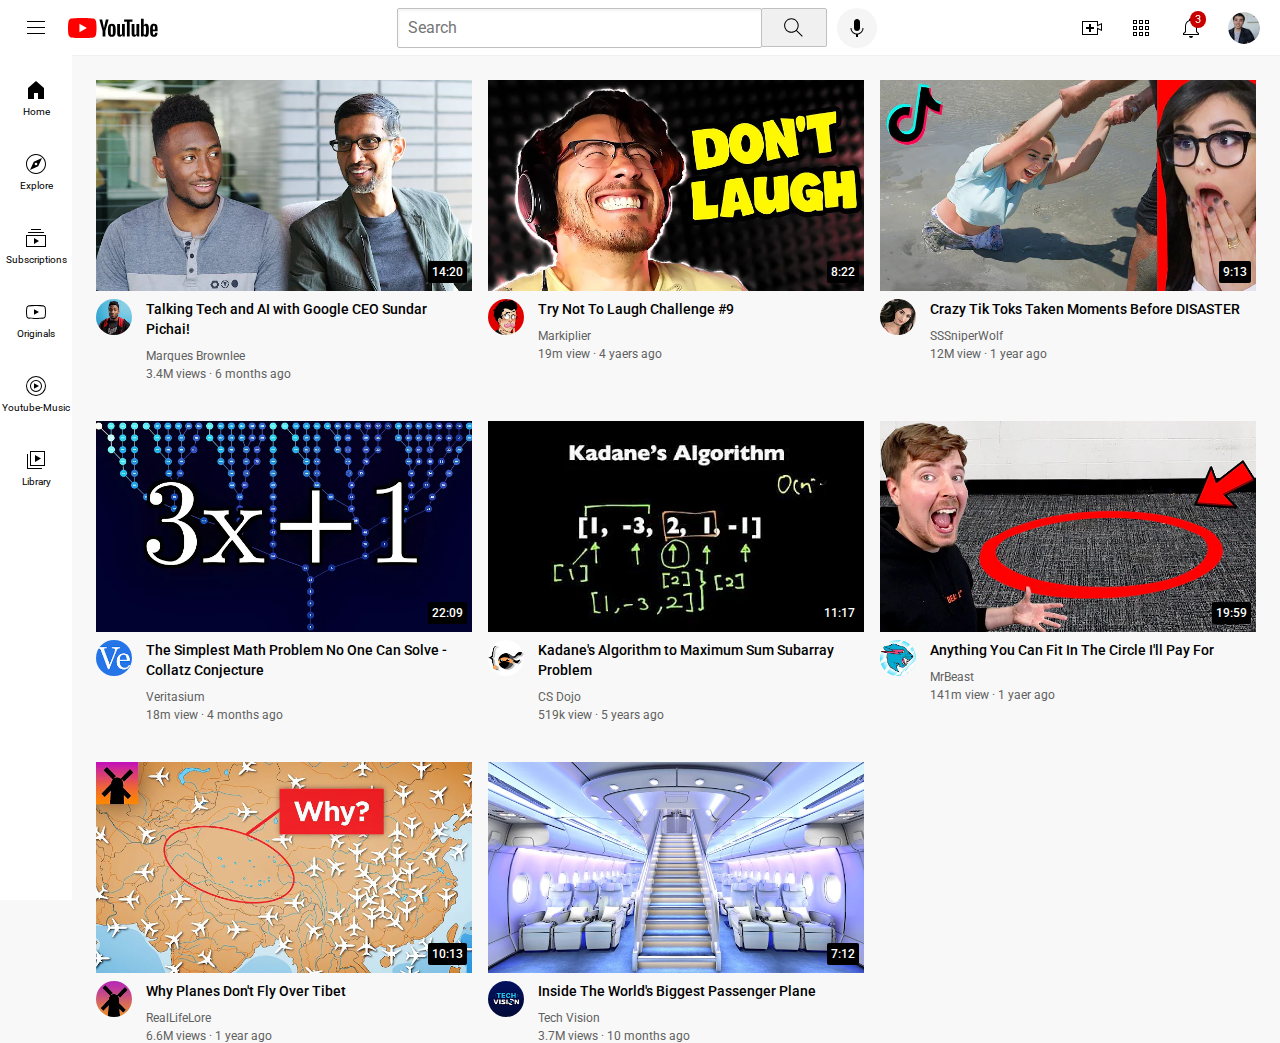
<file: index.html>
<!DOCTYPE html>
<html>

<head>
  <title>Youtube</title>
  <link rel="preconnect" href="https://fonts.googleapis.com">
  <link rel="preconnect" href="https://fonts.gstatic.com" crossorigin>
  <link href="https://fonts.googleapis.com/css2?family=Roboto:wght@400;500;700&display=swap" rel="stylesheet">
  <link rel="stylesheet" href="style/general.css">
  <link rel="stylesheet" href="style/header.css">
  <link rel="stylesheet" href="style/video.css">
  <link rel="stylesheet" href="style/sidebar.css">

</head>

<body>
  <div class="header">
    <div class="left-section">
      <img class="hamburger-menu" src="hamburger-menu.svg" alt="">
      <img class="youtube-logo" src="youtube-logo.svg" alt="">
    </div>

    <div class="middle-section">
      <input class="search-bar" type="text" placeholder="Search">
      <button class="search-button"><img class="search-icon" src="search.svg" alt="">
      <div class="tooltip">Search</div></button>
      <button class="voice-search-button"><img class="voice-search-icon" src="voice-search-icon.svg" alt=""><div class="tooltip">Search with voice</div></button>
    </div>

    <div class="right-section">
      <div class="upload-icon-container">
        <img class="upload-icon" src="upload.svg" alt="">
        <div class="tooltip">Create</div>
      </div>
    
      <div class="youtube-apps-container">
        <img class="youtube-apps-icon" src="youtube-apps.svg" alt="">
        <div class="tooltip">Youtube apps</div>
      </div>
      <div class="notifications-icon-container">
        <img class="notifications-icon" src="notifications.svg" alt="">
        <div class="notifications-count">3</div>
        <div class="tooltip">Notifications</div>
      </div>
      <img class="current-user-picture" src="my-channel.jpeg" alt="">
    </div>
  </div>

  <div class="sidebar">
    <div class="sidebar-link">
      <img src="icons/home.svg" alt="">
      <div>Home</div>
    </div>
    <div class="sidebar-link">
      <img src="icons/explore.svg" alt="">
      <div>Explore</div>
    </div>
    <div class="sidebar-link">
      <img src="icons/subscriptions.svg" alt="">
      <div>Subscriptions</div>
    </div>
    <div class="sidebar-link">
      <img src="icons/originals.svg" alt="">
      <div>Originals</div>
    </div>
    <div class="sidebar-link">
      <img src="icons/youtube-music.svg" alt="">
      <div>Youtube-Music</div>
    </div>
    <div class="sidebar-link">
      <img src="icons/library.svg" alt="">
      <div>Library</div>
    </div>
  </div>

  <div class="video-grid">

    <div class="video-preview">

      <div class="thumbnail-row">
        <img class="thumbnail" src="thumbnail-1.webp" alt="error">
        <div class="video-time">14:20</div>
      </div>

      <div class="video-info-grid">

        <div class="channel-picture">
          <img src="channel-1.jpeg" alt="" class="profile-picture">
        </div>
        <div class="video-info">

          <p class="video-title">
            Talking Tech and AI with Google CEO Sundar Pichai!
          </p>
          <p class="video-author">
            Marques Brownlee
          </p>
          <p class="video-stats">
            3.4M views &#183; 6 months ago
          </p>
        </div>
      </div>
    </div>


    <div class="video-preview">
      <div class="thumbnail-row">
        <img src="thumbnail-2.webp" alt="error" class="thumbnail">
        <div class="video-time">8:22</div>
      </div>
      <div class="video-info-grid">
        <div class="channel-picture">
          <img src="channel-2.jpeg" alt="error" class="profile-picture">
        </div>
        <div class="video-info">
          <p class="video-title">Try Not To Laugh Challenge #9</p>
          <p class="video-author">Markiplier</p>
          <p class="video-stats">19m view &#183; 4 yaers ago</p>
        </div>
      </div>
    </div>



    <div class="video-preview">
      <div class="thumbnail-row">
        <img src="thumbnail-3.webp" alt="error" class="thumbnail">
        <div class="video-time">9:13</div>
      </div>
      <div class="video-info-grid">
        <div class="channel-picture">
          <img src="channel-3.jpeg" alt="error" class="profile-picture">
        </div>
        <div class="video-info">
          <p class="video-title">
            Crazy Tik Toks Taken Moments Before DISASTER</p>
          <p class="video-author">SSSniperWolf</p>
          <p class="video-stats">12M view &#183; 1 year ago</p>
        </div>
      </div>
    </div>



    <div class="preview">
      <div class="thumbnail-row">
        <img src="thumbnail-4.webp" alt="error" class="thumbnail">
        <div class="video-time">22:09</div>
      </div>
      <div class="video-info-grid">
        <div class="channel-picture">
          <img src="channel-4.jpeg" alt="error" class="profile-picture">
        </div>
        <div class="video-info">
          <p class="video-title">
            The Simplest Math Problem No One Can Solve - Collatz Conjecture</p>
          <p class="video-author">Veritasium</p>         
          <p class="video-stats">18m view &#183; 4 months ago</p>
        </div>
      </div>
    </div>


    <div class="video-preview">
      <div class="thumbnail-row">
        <img src="thumbnail-5.webp" alt="erroe" class="thumbnail">
        <div class="video-time">11:17</div>
      </div>
      <div class="video-info-grid">
        <div class="channel-picture">
          <img src="channel-5.jpeg" alt=" error" class="profile-picture">
        </div>
        <div class="video-info">
          <p class="video-title">
            Kadane's Algorithm to Maximum Sum Subarray Problem</p>
          <p class="video-author">CS Dojo</p>
          <p class="video-stats">519k view &#183; 5 years ago</p>
        </div>
      </div>
    </div>
    <div class="video-preview">
      <div class="thumbnail-row">
        <img src="thumbnail-6.webp" alt="error" class="thumbnail">
        <div class="video-time">19:59</div>
      </div>
      <div class="video-info-grid">
        <div class="channel-picture">
          <img src="channel-6.jpeg" alt="" class="profile-picture">
        </div>
        <div class="video-info">
          <p class="video-title">
            Anything You Can Fit In The Circle I'll Pay For</p>
          <p class="video-author">MrBeast</p>
          <p class="video-stats">141m view &#183; 1 yaer ago</p>
        </div>
      </div>
    </div>


    <div class="video-preview">
      <div class="thumbnail-row">
        <img src="thumbnail-7.webp" alt="error" class="thumbnail">
        <div class="video-time">10:13</div>
      </div>
      <div class="video-info-grid">
        <div class="channel-picture">
          <img src="channel-7.jpeg" alt="error" class="profile-picture">
        </div>
        <div class="video-info">
          <p class="video-title">Why Planes Don't Fly Over Tibet</p>
          <p class="video-author">RealLifeLore</p>
          <p class="video-stats">6.6M views &#183; 1 year ago</p>
        </div>
      </div>
    </div>


    <div class="video-preview">
      <div class="thumbnail-row">
        <img src="thumbnail-8.webp" alt="error" class="thumbnail">
        <div class="video-time">7:12</div>
      </div>
      <div class="video-info-grid">
        <div class="channel-picture">
          <img src="channel-8.jpeg" alt="error" class="profile-picture">
        </div>
        <div class="video-info">
          <p class="video-title">
            Inside The World's Biggest Passenger Plane</p>
          <p class="video-author">Tech Vision</p>
          <p class="video-stats">3.7M views &#183; 10 months ago</p>
        </div>
      </div>
    </div>
    
  </div>
</body>

</html>

<!-- Points -->
<!-- Flexbox is another way to create a layouts and it is used to create a header at top of the page -->
<!-- Flexbox is similar to css grid but it is more flexible -->
<!-- When we want to create content box we make use of flexbox -->
<!-- Whene we want to craete a grid we make use of css grid -->
<!-- Even for horizontal layouts inside a layout we can use either of it -->
</file>
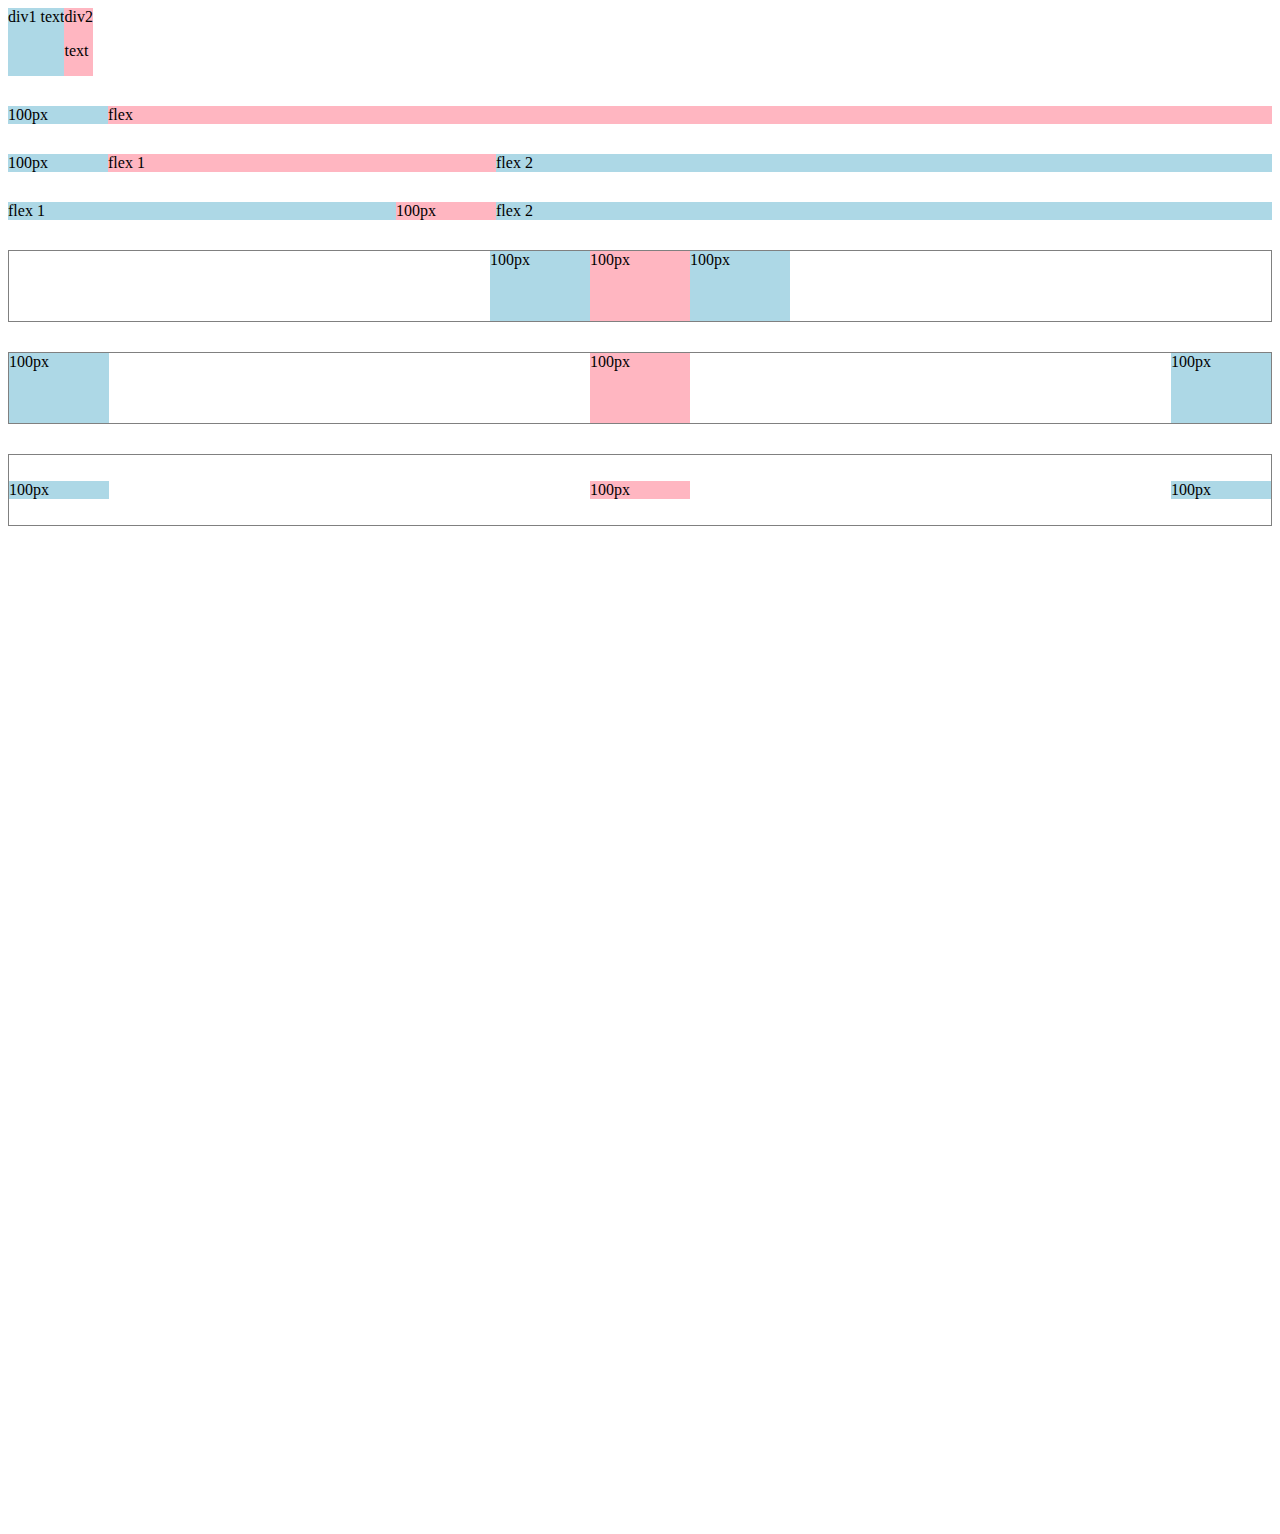
<file: flexbox.html>
<!DOCTYPE html>
<html>
  <head>
    <title>FlexBox Practise</title>
  </head>
  <body style="padding-bottom: 1000px
  ;">
    <div style="
      display: flex;
      flex-direction: row;">
      <div style="background-color: lightblue
      ;">div1 text</div>
      <div style="background-color: lightpink
      ;">div2 <p>text</p></div>
    </div>


    <div style="
      display: flex;
      margin-top: 30px;
      flex-direction: row;">
      <div style="background-color: lightblue
      ; width: 100px;">100px</div>
      <div style="background-color: lightpink
      ; flex: 1;">flex</div>
    </div>


    <div style="
      display: flex;
      margin-top: 30px;
      flex-direction: row;">
      <div style="background-color: lightblue
      ; width: 100px;">100px</div>
      <div style="background-color: lightpink
      ; flex: 1;">flex 1</div>
      <div style="background-color: lightblue
      ; flex: 2;">flex 2</div>
    </div>


    <div style="
      display: flex;
      margin-top: 30px;
      flex-direction: row;">
      <div style="background-color: lightblue
      ; flex: 1;">flex 1</div>
      <div style="background-color: lightpink
      ; width: 100px;">100px</div>
      <div style="background-color: lightblue
      ; flex: 2;">flex 2</div>
    </div>


    <div style="
      display: flex;
      height: 70px;
      border-width: 1px;
      border-style: solid;
      border-color: gray;
      margin-top: 30px;
      flex-direction: row;
      justify-content: center;">
      <div style="background-color: lightblue
      ; width: 100px;">100px</div>
      <div style="background-color: lightpink
      ; width: 100px;">100px</div>
      <div style="background-color: lightblue
      ; width: 100px;">100px</div>
    </div>


    <div style="
      display: flex;
      height: 70px;
      border-width: 1px;
      border-style: solid;
      border-color: gray;
      margin-top: 30px;
      flex-direction: row;
      justify-content: space-between;">
      <div style="background-color: lightblue
      ; width: 100px;">100px</div>
      <div style="background-color: lightpink
      ; width: 100px;">100px</div>
      <div style="background-color: lightblue
      ; width: 100px;">100px</div>
    </div>


    <div style="
      display: flex;
      height: 70px;
      border-width: 1px;
      border-style: solid;
      border-color: gray;
      margin-top: 30px;
      flex-direction: row;
      justify-content: space-between;
      align-items: center;">
      <div style="background-color: lightblue
      ; width: 100px;">100px</div>
      <div style="background-color: lightpink
      ; width: 100px;">100px</div>
      <div style="background-color: lightblue
      ; width: 100px;">100px</div>
    </div>
  </body>
</html>

<!-- Points -->
<!-- Flex directios tells about in which direction we want to direct the layouts -->
<!-- It takes space as much as it needs -->
<!-- It also vertically aligns as we seen in css grid -->
<!-- We can add width to the flex -->
<!-- To take the remaining space as 1 fr in css grid here we make use of flex:1 -->
<!-- The layout for grid is more rigid -->
<!-- Whenever we change the order of the elemnts , layout also changes -->
<!-- To make any chnages in the layouts it is prefered to use flex as it is more flexible i.e depeneding on the content(Login button and logged in buttons) -->
<!-- to align the layouts in flex we make u8se of justify content(start,end,center) -->
<!-- To align the items in layouts(flex) we make use of align-items(strech to cover all,start,center,end) -->
</file>
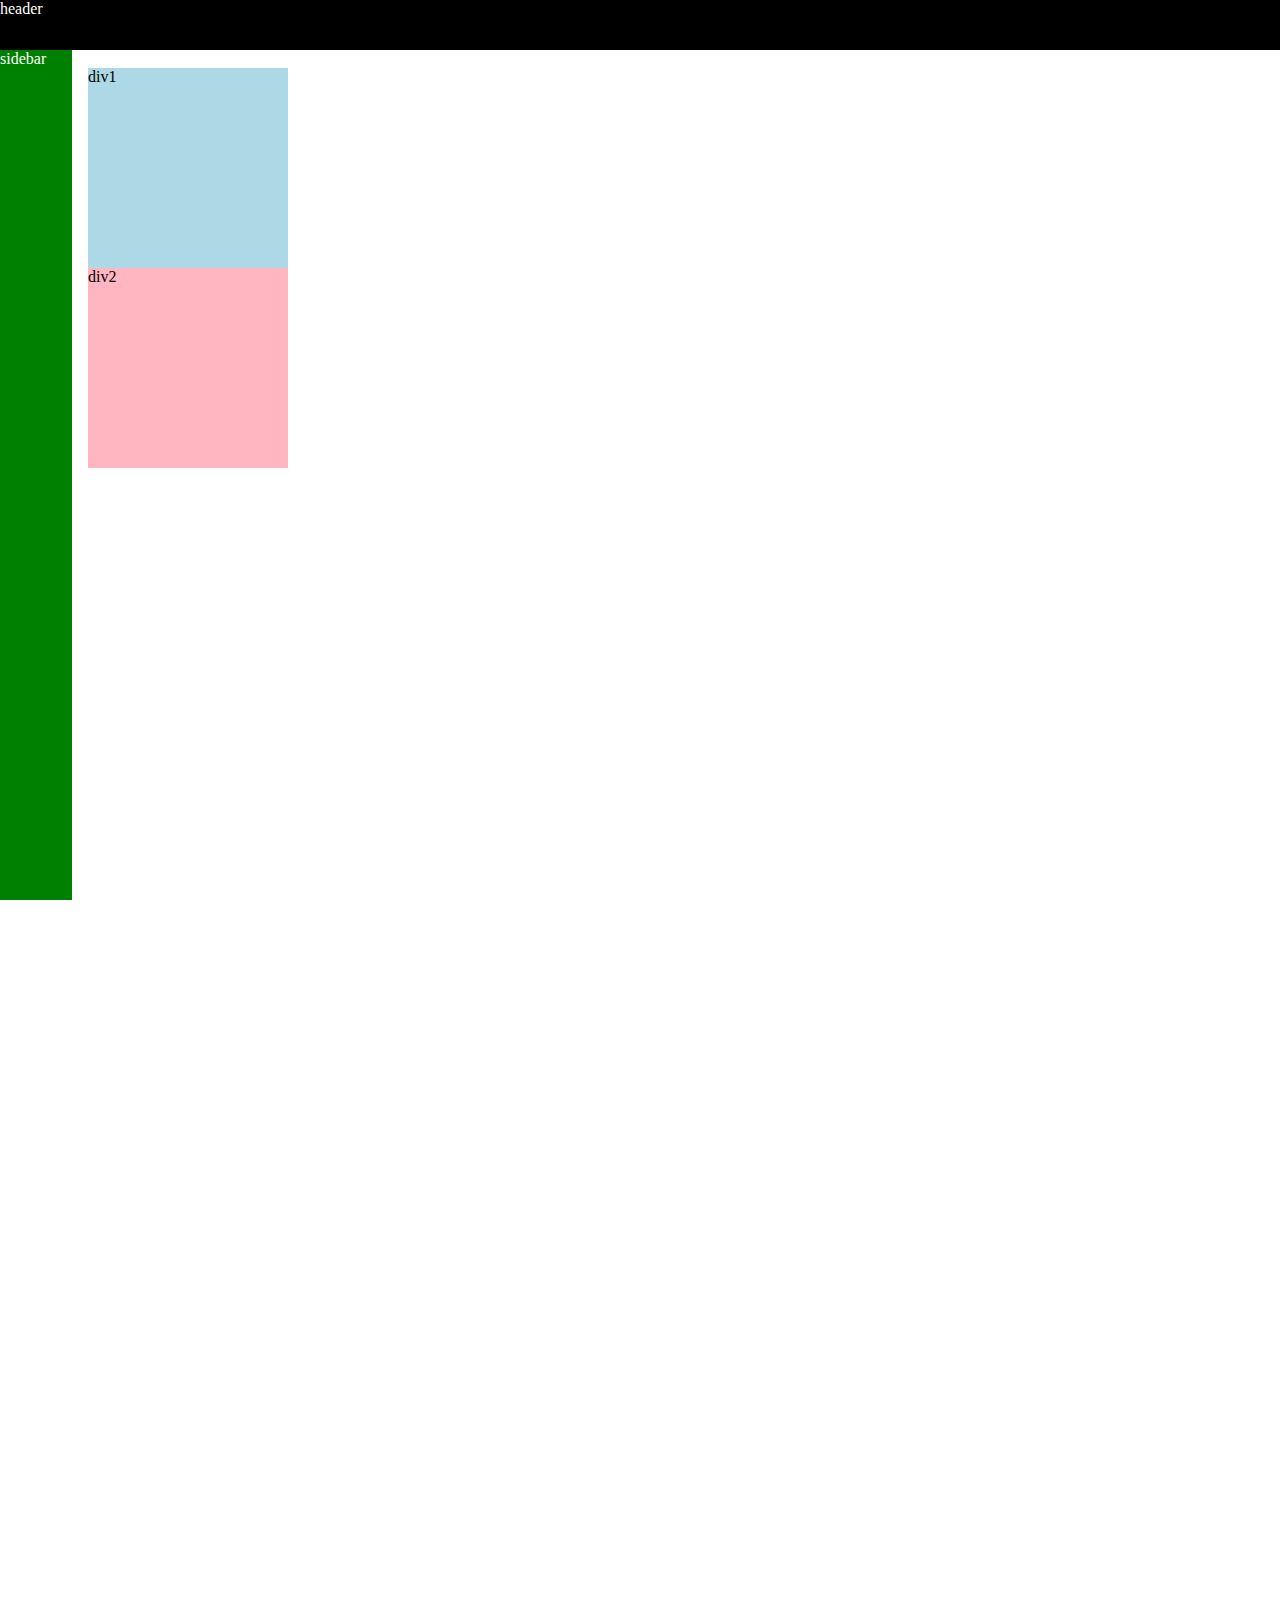
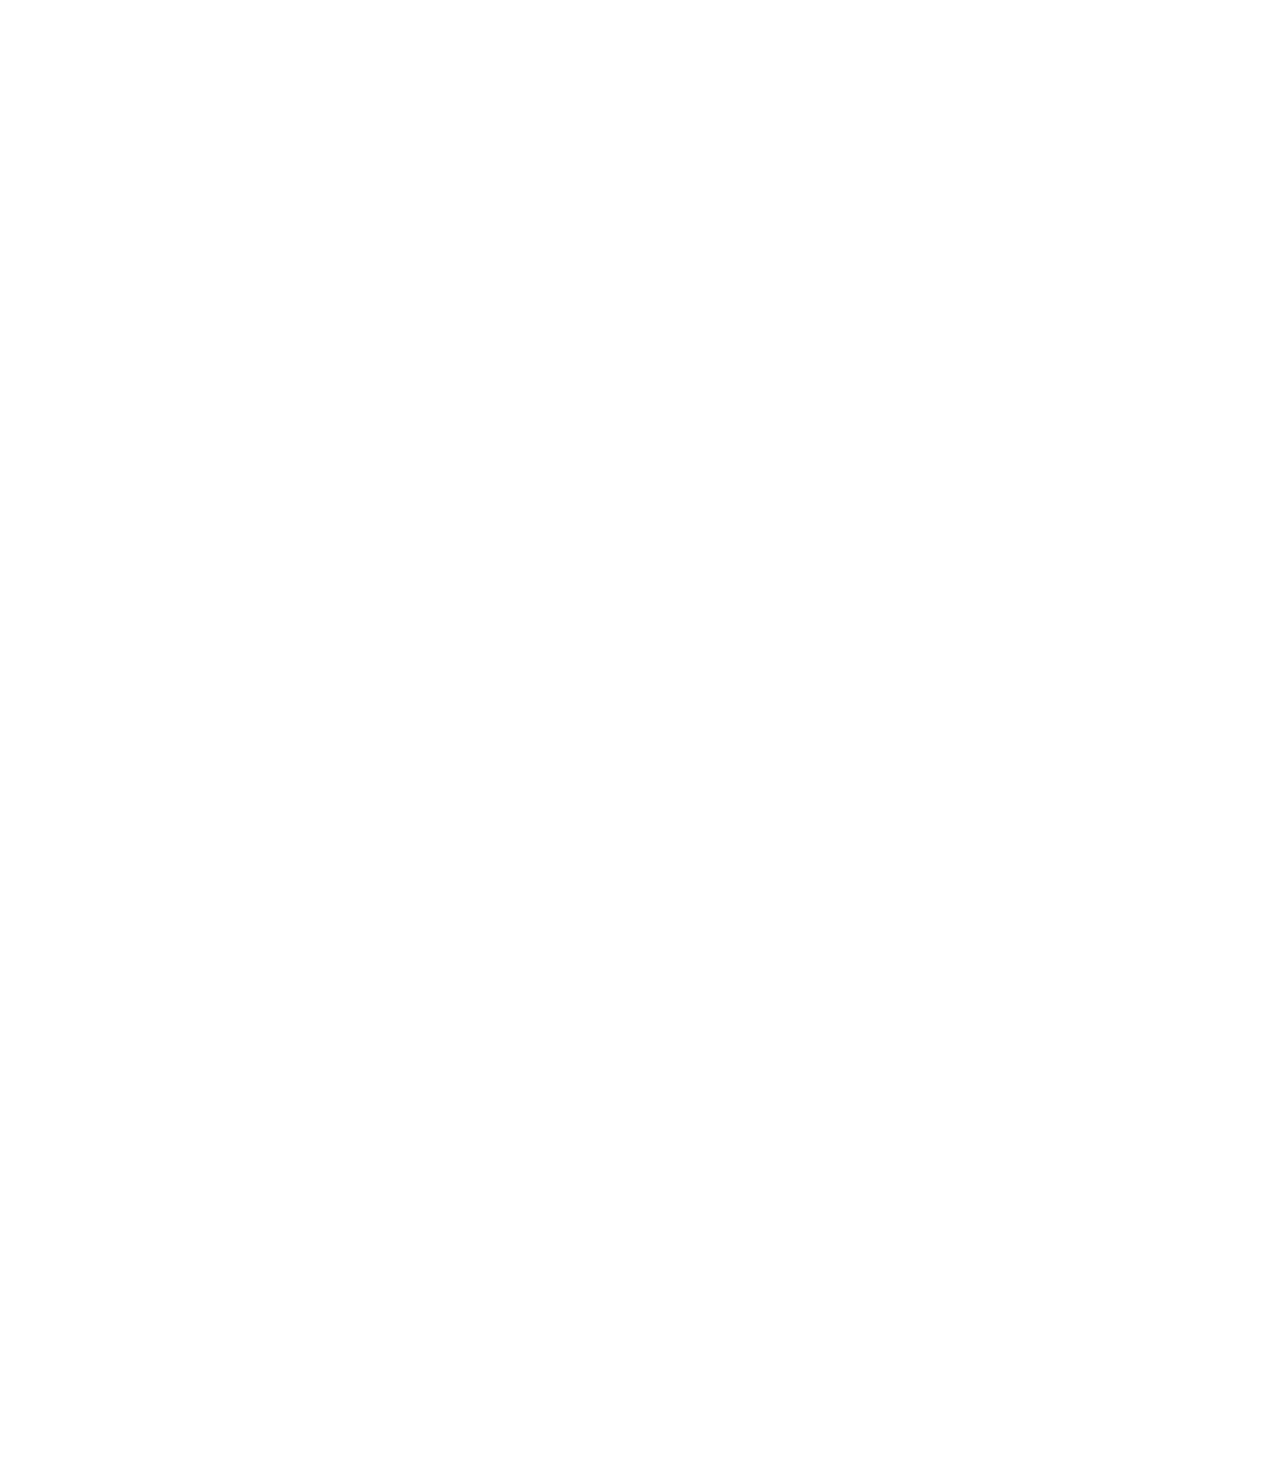
<file: position.html>
<!DOCTYPE html>
<html>
  <head>
    <title>Practise</title>
  </head>
  <body style="height: 3000px;
   padding-top: 60px;
   padding-left: 80px;">
    <div style="background-color: black;
    color: white;
    position: fixed;
    top: 0px;
    left: 0px;
    right: 0px;
    height: 50px;"> 
    header
    </div>
    <div style="background-color: green; 
    color: white;
    position: fixed;
    bottom: 0;
    left: 0;
    top: 50px;
    width: 72px;">
      sidebar
    </div>
    <div style="
      background-color: lightblue;
       height: 200px;
        width: 200px;
        position: static;">
      div1
    </div>
    <div style="background-color: lightpink;
     height: 200px;
     width: 200px;">
      div2
    </div>
  </body>
</html>

<!-- to make a fixed header and sidebar we make use of position tags -->
<!-- We can use top,bottom,left,right by adding position fixed before -->
<!-- To strech the element we should give the value to opposite tags(left-right) -->
<!-- Since bottom can be resized simply we can use height -->
<!-- The drawback of using height as above will also cover the div elements -->
<!-- To overcome the drawback one way is to use margin greater than the haeder height(It is not recommeneded as when we change the order we will not get proper o/p) -->
<!-- Second way is to add padding in body element.It will give proper o/p irrespective of change of order -->
</file>
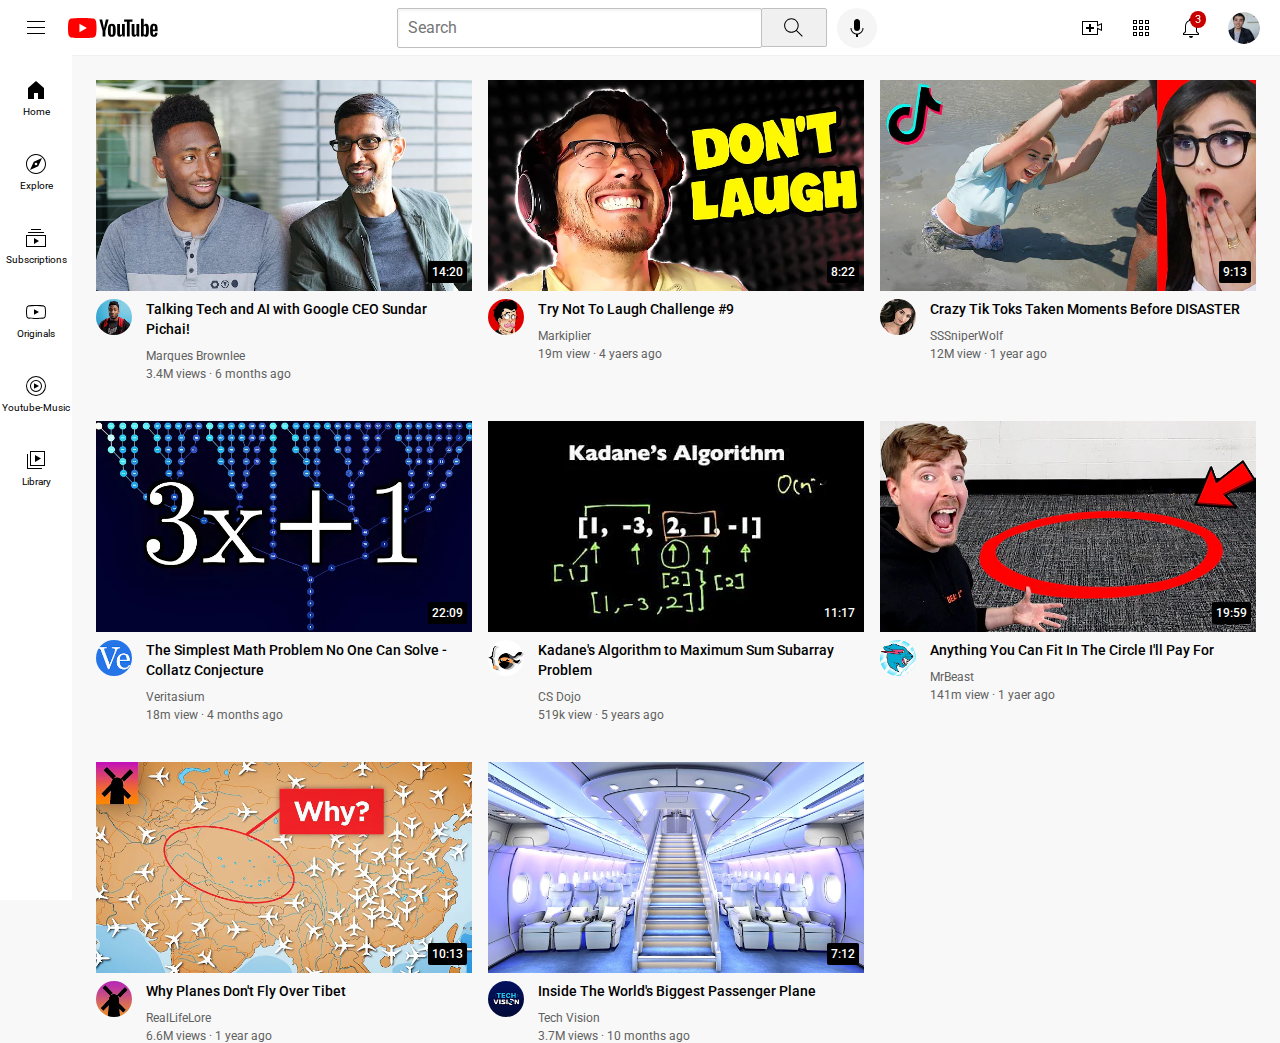
<file: youtube.html>
<!DOCTYPE html>
<html>

<head>
  <title>Youtube</title>
  <link rel="preconnect" href="https://fonts.googleapis.com">
  <link rel="preconnect" href="https://fonts.gstatic.com" crossorigin>
  <link href="https://fonts.googleapis.com/css2?family=Roboto:wght@400;500;700&display=swap" rel="stylesheet">
  <link rel="stylesheet" href="style/general.css">
  <link rel="stylesheet" href="style/header.css">
  <link rel="stylesheet" href="style/video.css">
  <link rel="stylesheet" href="style/sidebar.css">

</head>

<body>
  <div class="header">
    <div class="left-section">
      <img class="hamburger-menu" src="hamburger-menu.svg" alt="">
      <img class="youtube-logo" src="youtube-logo.svg" alt="">
    </div>

    <div class="middle-section">
      <input class="search-bar" type="text" placeholder="Search">
      <button class="search-button"><img class="search-icon" src="search.svg" alt="">
      <div class="tooltip">Search</div></button>
      <button class="voice-search-button"><img class="voice-search-icon" src="voice-search-icon.svg" alt=""><div class="tooltip">Search with voice</div></button>
    </div>

    <div class="right-section">
      <div class="upload-icon-container">
        <img class="upload-icon" src="upload.svg" alt="">
        <div class="tooltip">Create</div>
      </div>
    
      <div class="youtube-apps-container">
        <img class="youtube-apps-icon" src="youtube-apps.svg" alt="">
        <div class="tooltip">Youtube apps</div>
      </div>
      <div class="notifications-icon-container">
        <img class="notifications-icon" src="notifications.svg" alt="">
        <div class="notifications-count">3</div>
        <div class="tooltip">Notifications</div>
      </div>
      <img class="current-user-picture" src="my-channel.jpeg" alt="">
    </div>
  </div>

  <div class="sidebar">
    <div class="sidebar-link">
      <img src="icons/home.svg" alt="">
      <div>Home</div>
    </div>
    <div class="sidebar-link">
      <img src="icons/explore.svg" alt="">
      <div>Explore</div>
    </div>
    <div class="sidebar-link">
      <img src="icons/subscriptions.svg" alt="">
      <div>Subscriptions</div>
    </div>
    <div class="sidebar-link">
      <img src="icons/originals.svg" alt="">
      <div>Originals</div>
    </div>
    <div class="sidebar-link">
      <img src="icons/youtube-music.svg" alt="">
      <div>Youtube-Music</div>
    </div>
    <div class="sidebar-link">
      <img src="icons/library.svg" alt="">
      <div>Library</div>
    </div>
  </div>

  <div class="video-grid">

    <div class="video-preview">

      <div class="thumbnail-row">
        <img class="thumbnail" src="thumbnail-1.webp" alt="error">
        <div class="video-time">14:20</div>
      </div>

      <div class="video-info-grid">

        <div class="channel-picture">
          <img src="channel-1.jpeg" alt="" class="profile-picture">
        </div>
        <div class="video-info">

          <p class="video-title">
            Talking Tech and AI with Google CEO Sundar Pichai!
          </p>
          <p class="video-author">
            Marques Brownlee
          </p>
          <p class="video-stats">
            3.4M views &#183; 6 months ago
          </p>
        </div>
      </div>
    </div>


    <div class="video-preview">
      <div class="thumbnail-row">
        <img src="thumbnail-2.webp" alt="error" class="thumbnail">
        <div class="video-time">8:22</div>
      </div>
      <div class="video-info-grid">
        <div class="channel-picture">
          <img src="channel-2.jpeg" alt="error" class="profile-picture">
        </div>
        <div class="video-info">
          <p class="video-title">Try Not To Laugh Challenge #9</p>
          <p class="video-author">Markiplier</p>
          <p class="video-stats">19m view &#183; 4 yaers ago</p>
        </div>
      </div>
    </div>



    <div class="video-preview">
      <div class="thumbnail-row">
        <img src="thumbnail-3.webp" alt="error" class="thumbnail">
        <div class="video-time">9:13</div>
      </div>
      <div class="video-info-grid">
        <div class="channel-picture">
          <img src="channel-3.jpeg" alt="error" class="profile-picture">
        </div>
        <div class="video-info">
          <p class="video-title">
            Crazy Tik Toks Taken Moments Before DISASTER</p>
          <p class="video-author">SSSniperWolf</p>
          <p class="video-stats">12M view &#183; 1 year ago</p>
        </div>
      </div>
    </div>



    <div class="preview">
      <div class="thumbnail-row">
        <img src="thumbnail-4.webp" alt="error" class="thumbnail">
        <div class="video-time">22:09</div>
      </div>
      <div class="video-info-grid">
        <div class="channel-picture">
          <img src="channel-4.jpeg" alt="error" class="profile-picture">
        </div>
        <div class="video-info">
          <p class="video-title">
            The Simplest Math Problem No One Can Solve - Collatz Conjecture</p>
          <p class="video-author">Veritasium</p>         
          <p class="video-stats">18m view &#183; 4 months ago</p>
        </div>
      </div>
    </div>


    <div class="video-preview">
      <div class="thumbnail-row">
        <img src="thumbnail-5.webp" alt="erroe" class="thumbnail">
        <div class="video-time">11:17</div>
      </div>
      <div class="video-info-grid">
        <div class="channel-picture">
          <img src="channel-5.jpeg" alt=" error" class="profile-picture">
        </div>
        <div class="video-info">
          <p class="video-title">
            Kadane's Algorithm to Maximum Sum Subarray Problem</p>
          <p class="video-author">CS Dojo</p>
          <p class="video-stats">519k view &#183; 5 years ago</p>
        </div>
      </div>
    </div>
    <div class="video-preview">
      <div class="thumbnail-row">
        <img src="thumbnail-6.webp" alt="error" class="thumbnail">
        <div class="video-time">19:59</div>
      </div>
      <div class="video-info-grid">
        <div class="channel-picture">
          <img src="channel-6.jpeg" alt="" class="profile-picture">
        </div>
        <div class="video-info">
          <p class="video-title">
            Anything You Can Fit In The Circle I'll Pay For</p>
          <p class="video-author">MrBeast</p>
          <p class="video-stats">141m view &#183; 1 yaer ago</p>
        </div>
      </div>
    </div>


    <div class="video-preview">
      <div class="thumbnail-row">
        <img src="thumbnail-7.webp" alt="error" class="thumbnail">
        <div class="video-time">10:13</div>
      </div>
      <div class="video-info-grid">
        <div class="channel-picture">
          <img src="channel-7.jpeg" alt="error" class="profile-picture">
        </div>
        <div class="video-info">
          <p class="video-title">Why Planes Don't Fly Over Tibet</p>
          <p class="video-author">RealLifeLore</p>
          <p class="video-stats">6.6M views &#183; 1 year ago</p>
        </div>
      </div>
    </div>


    <div class="video-preview">
      <div class="thumbnail-row">
        <img src="thumbnail-8.webp" alt="error" class="thumbnail">
        <div class="video-time">7:12</div>
      </div>
      <div class="video-info-grid">
        <div class="channel-picture">
          <img src="channel-8.jpeg" alt="error" class="profile-picture">
        </div>
        <div class="video-info">
          <p class="video-title">
            Inside The World's Biggest Passenger Plane</p>
          <p class="video-author">Tech Vision</p>
          <p class="video-stats">3.7M views &#183; 10 months ago</p>
        </div>
      </div>
    </div>
    
  </div>
</body>

</html>

<!-- Points -->
<!-- Flexbox is another way to create a layouts and it is used to create a header at top of the page -->
<!-- Flexbox is similar to css grid but it is more flexible -->
<!-- When we want to create content box we make use of flexbox -->
<!-- Whene we want to craete a grid we make use of css grid -->
<!-- Even for horizontal layouts inside a layout we can use either of it -->
</file>
<file: style/general.css>
p{
  font-family: 'Roboto',Arial, Helvetica, sans-serif;
  margin-top: 0;
  margin-bottom: 0;
}
body{
  margin: 0;
  padding-top: 80px;
  padding-left: 96px;
  padding-right: 24px;
  background-color: rgb(248, 248, 248);
}
</file>
<file: style/header.css>
.header{
  height: 55px;
  display: flex;
  flex-direction: row;
  justify-content: space-between;
  position: fixed;
  top: 0px;
  left: 0px;
  right: 0px;
  background-color: white;
  border-bottom-width: 1px;
  border-bottom-style: solid;
  border-bottom-color: rgb(240,240,240);
  z-index: 100;
}
.left-section{

  /* width: 150px; */
  display: flex;
  align-items: center;
}
.middle-section{
  flex: 1;
  margin-left: 70px;
  margin-right: 35px;
  max-width: 480px;
  display: flex;
  align-items: center;
}
.right-section{
  width: 180px;
  display: flex;
  align-items: center;
  justify-content: space-between;
  margin-right: 20px;
  flex-shrink: 0;
}
.hamburger-menu{
  height: 24px;
  margin-left: 24px;
  margin-right: 20px;
}
.youtube-logo{
  height: 20px;
}
.search-bar{
  flex: 1;
  height: 36px;
  padding-left: 10px;
  font-size: 16px;
  border-width: 1px;
  border-style: solid;
  border-color: rgb(192,192,192);
  border-radius: 2px;
  box-shadow: inset 1px 2px 3px rgba(0,0,0,0.05);
  width: 0;
}
.search-bar::placeholder{
  font-family: 'Roboto',Arial, Helvetica, sans-serif;
  font-size: 16px;

}
.search-button{
  height: 39px;
  width: 66px;
  background-color: rgb(240,240,240);
  border: 1px solid rgb(192,192,192);
  margin-left: -1px;
  margin-right: 10px;
  border-radius: 2px;
  position: relative;
}
.search-button:hover .tooltip,
.voice-search-button:hover .tooltip,
.upload-icon-container:hover .tooltip,
.youtube-apps-container:hover .tooltip,
.notifications-icon-container:hover .tooltip{
  opacity: 1;
}
.search-button,
.voice-search-button,
.upload-icon-container,
.youtube-apps-container,
.notifications-icon-container{
  position: relative;
  display: flex;
  justify-content: center;
  align-items: center;
}
.search-button .tooltip,
.voice-search-button .tooltip,
.upload-icon-container .tooltip,
.youtube-apps-container .tooltip,
.notifications-icon-container .tooltip{
  font-family: 'Roboto',Arial, Helvetica, sans-serif;
  position: absolute;
  background-color: gray;
  color: white;
  padding: 4px 8px;
  border-radius: 2px;
  font-size: 12px;
  bottom: -30px;
  opacity: 0;
  transition: opacity 0.15s;
  pointer-events: none;
  white-space: nowrap;
}
.voice-search-button{
  height: 40px;
  width: 40px;
  border-radius: 20px;
  border: none;
  background-color: rgb(245,245,245);
}
.search-icon{
  height: 25px;
}
.voice-search-icon{
  height: 24px;
}
.upload-icon{
  height: 24px;
}
.youtube-apps-icon{
  height: 24px;
}
.notifications-icon{
  height: 24px;
}
.notifications-icon-container{
  position: relative;
}
.notifications-count{
  position: absolute;
  top: -5px;
  right: -3px;
  background-color: rgb(200, 0, 0);
  color: white;
  font-family: 'Roboto',Arial, Helvetica, sans-serif;
  font-size: 11px;
  padding-left: 5px;
  padding-right: 5px;
  padding-top: 2px;
  padding-bottom: 2px;
  border-radius: 10px;
}
.current-user-picture{
  height: 32px;
  border-radius: 16px;
}

/* Always try to add flex to next level also(eg: Header->left-section->img) */
/* To target another level of items it is neccesary to add display: flex to next level elements */
/* To avoid elements from shrinking we make use of flex-shrink: 0 */
/* To remove the default width of the search bar we should make width to 0 */
/* flex-shrink: 0 ->To do not shrink the right section */
/* width: 0 ->so that search bar can shrink */
</file>
<file: style/video.css>
.thumbnail-row{
  margin-bottom: 8px;
  position: relative;
}
.thumbnail{
  width: 100%;
  display: block;
}
.video-info-grid{
  display: grid;
  grid-template-columns: 50px 1fr;
}
.video-grid{
  display: grid;
  grid-template-columns: 1fr 1fr 1fr;
  column-gap: 16px;
  row-gap: 40px;
}
@media(max-width: 750px){
  .video-grid{
    grid-template-columns: 1fr 1fr;
  }
}
@media(min-width: 751px) and (max-width: 999px){
  .video-grid{
    grid-template-columns: 1fr 1fr 1fr;
  }
}
@media(min-width){
  .video-grid{
    grid-template-columns: 1fr 1fr 1fr 1fr;
  }
}

.video-title {
  margin-top: 0;
  font-size: 14px;
  font-weight: 500;
  line-height: 20px;
  margin-bottom: 10px;
}
.video-author {
  font-size: 12px;
  color: rgb(96, 96, 96);
  margin-bottom: 4px;
}

.video-stats {
  font-size: 12px;
  color: rgb(96, 96, 96);
}
.profile-picture {
  width: 36px;
  border-radius: 50px;
}
.video-time{
  background-color: black;
  color: white;
  position: absolute;
  bottom: 8px;
  right: 5px;
  font-family: 'Roboto',Arial, Helvetica, sans-serif;
  font-size: 12px;
  padding: 4px 4px;
  font-weight: 500;
  border-radius: 2px;
}
</file>
<file: style/sidebar.css>
.sidebar{
  position: fixed;
  left: 0;
  bottom: 0;
  background-color: white;
  top: 55px;
  width: 72px;
  z-index: 200;
  padding-top: 5px;
}
.sidebar-link{
  height: 74px;
  display: flex;
  justify-content: center;
  align-items: center;
  flex-direction: column;
  cursor: pointer;
}
.sidebar-link:hover{
  background-color: rgb(235, 235, 235);
}

.sidebar-link img{
  height: 24px;
  margin-bottom: 4px;
}
.sidebar-link div{
  font-family: 'Roboto',Arial, Helvetica, sans-serif;
  font-size: 10px;
}

/* To select two or more selectors we amke use of comma(,) */
/* To select a particual thing about the element we amek use of space in between(sidebar-link img), which means we are targeting all images inside on sidebar links */
</file>
